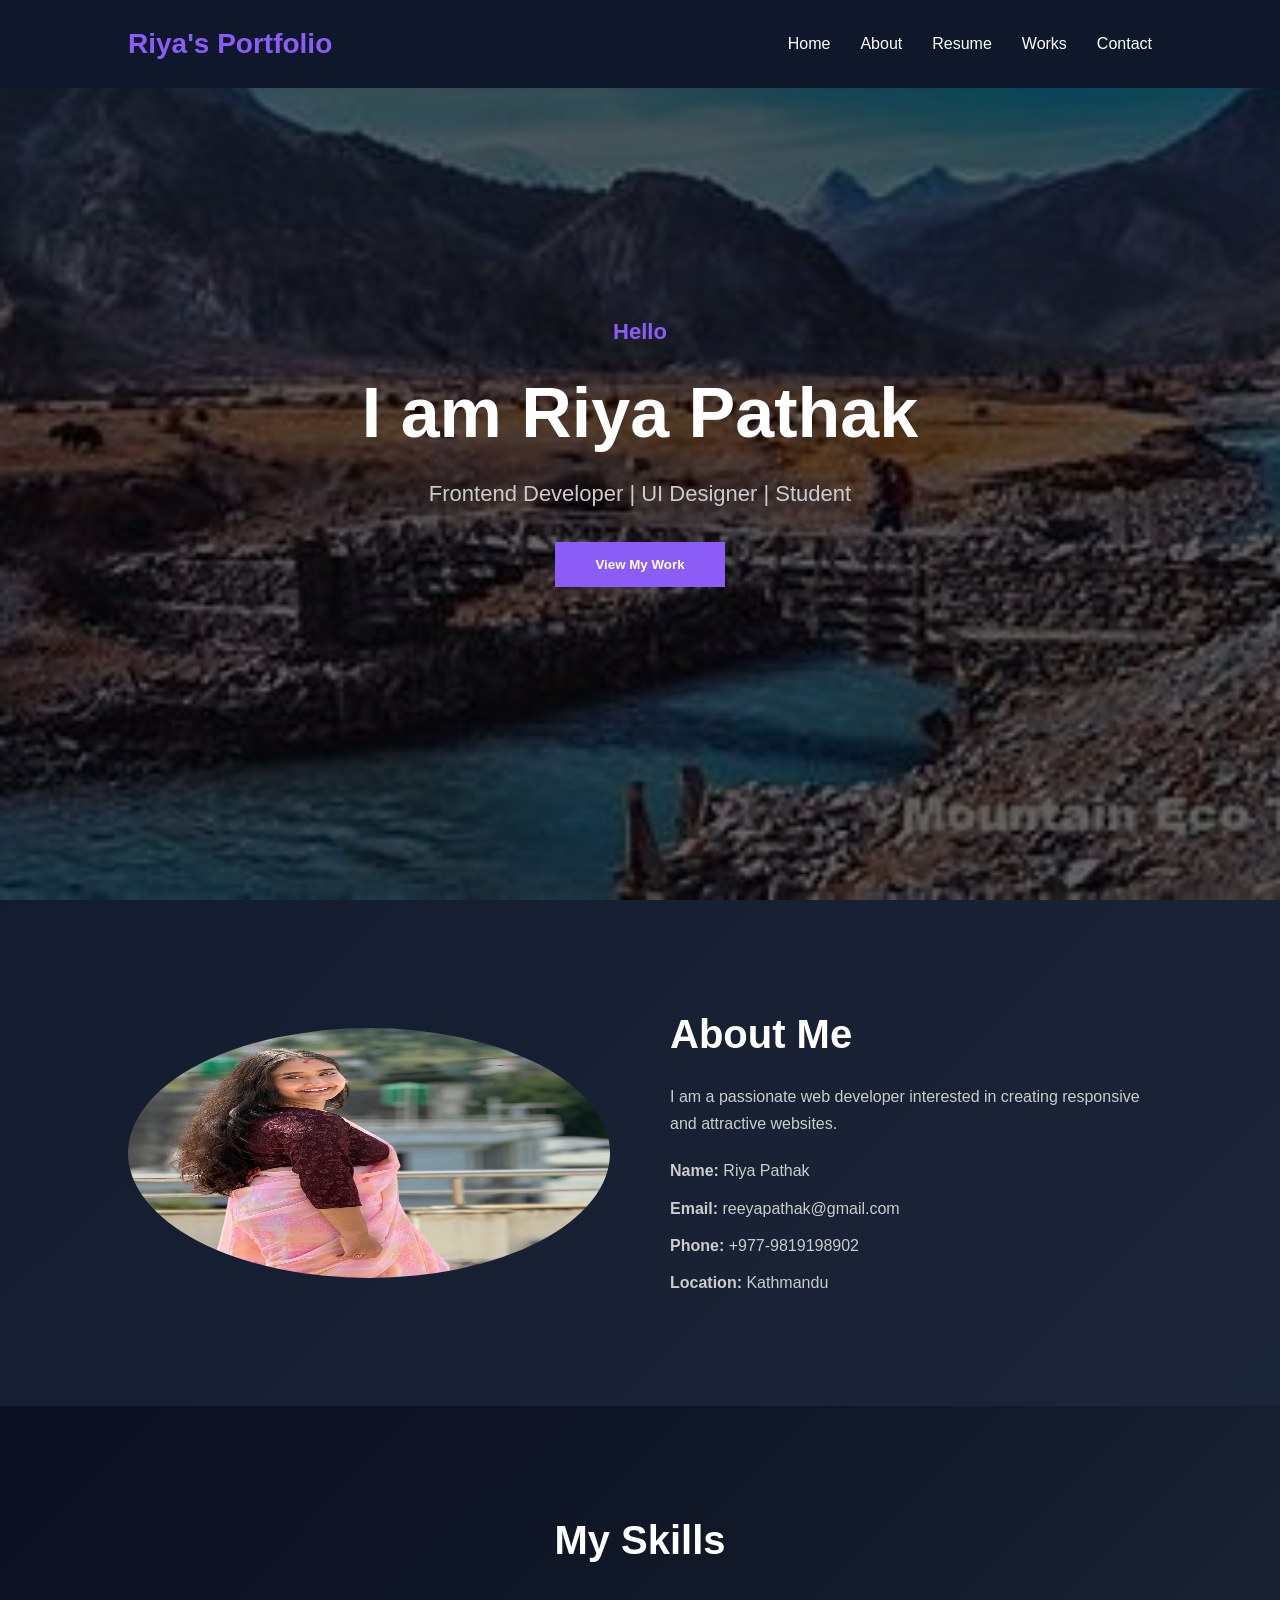
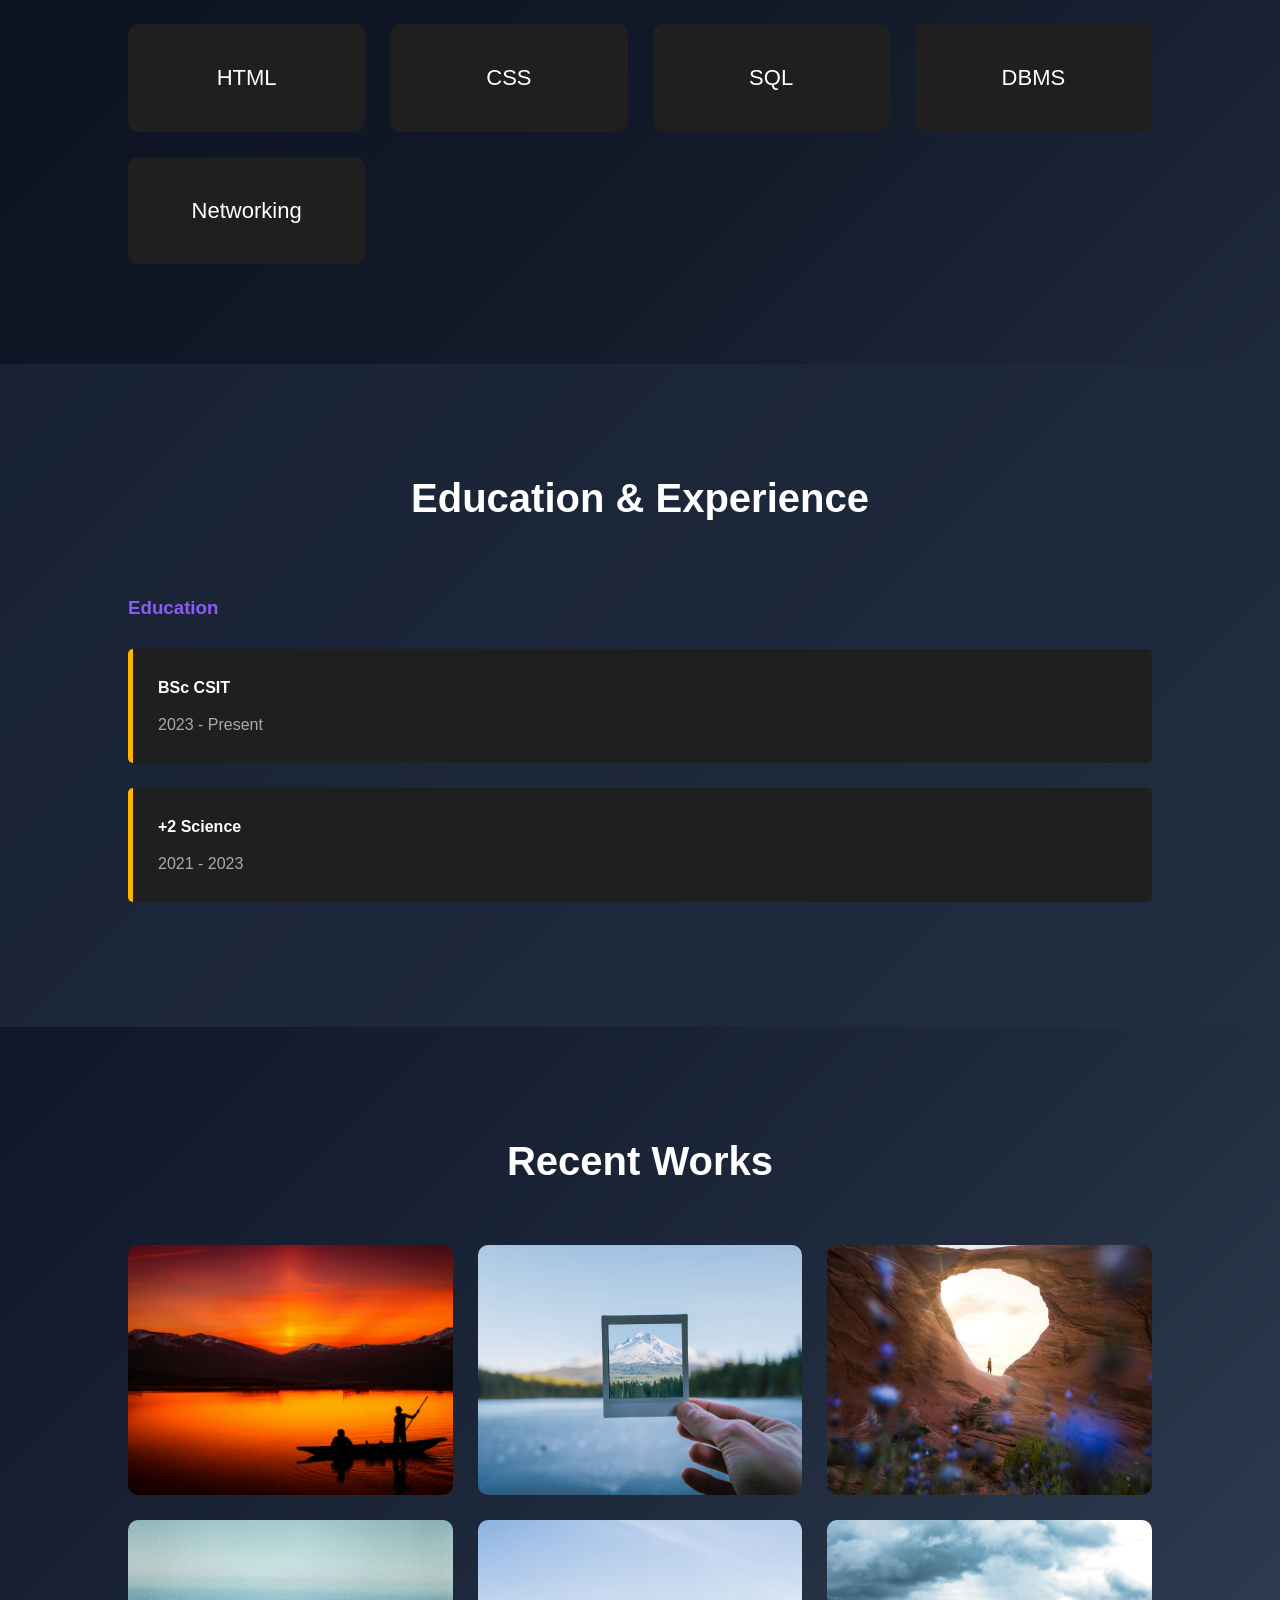
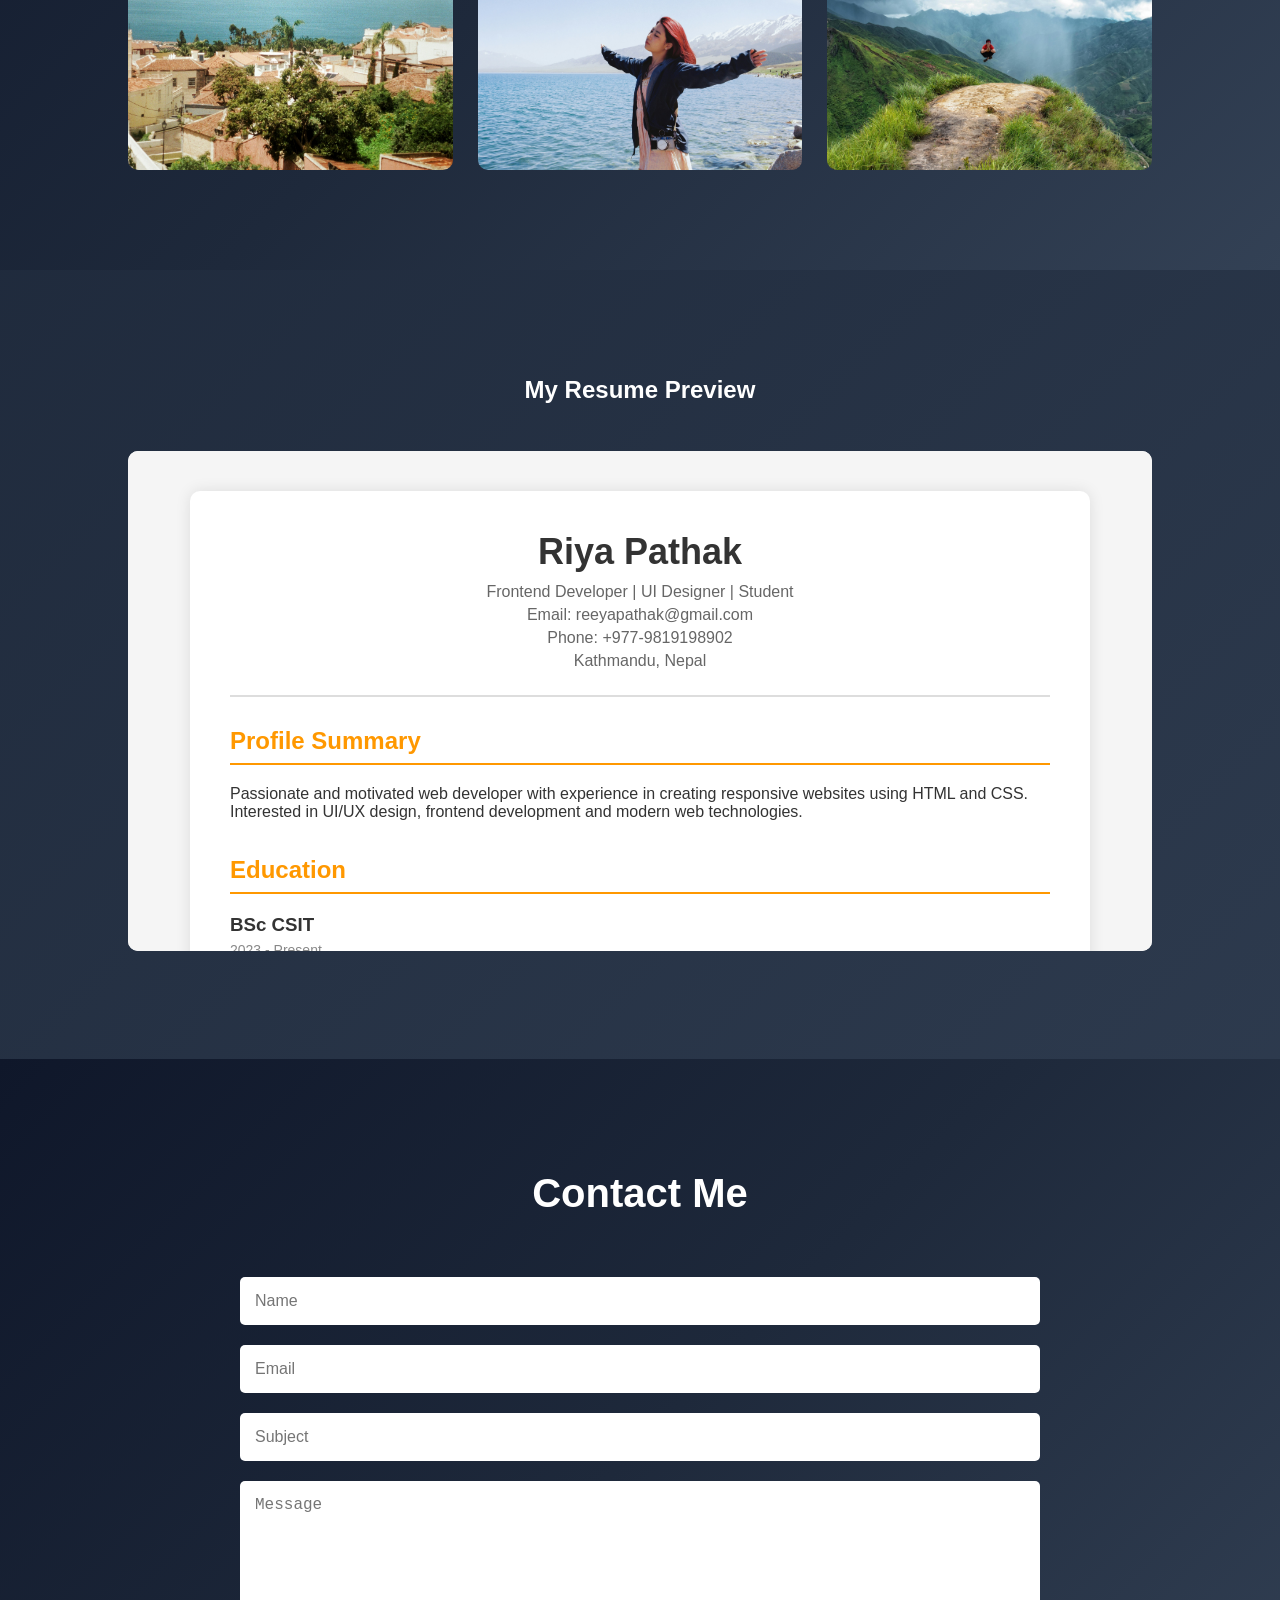
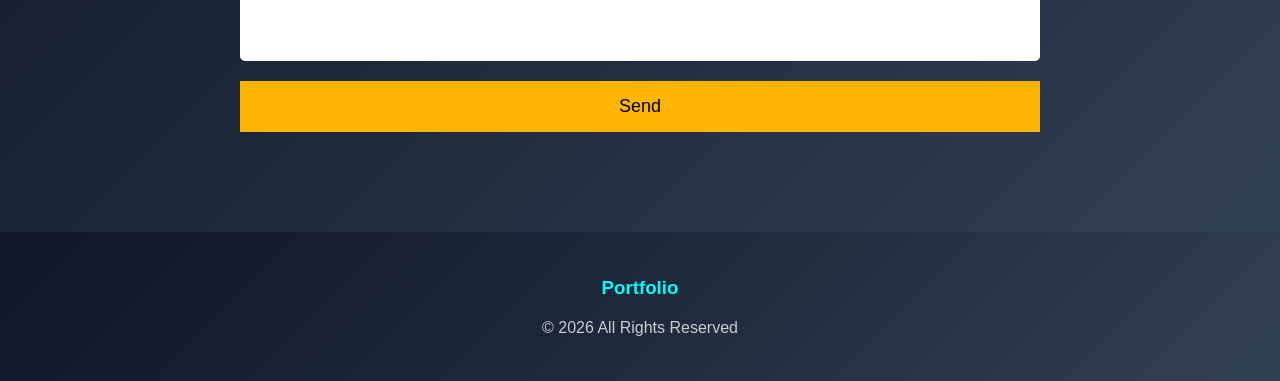
<file: index.html>
<!DOCTYPE html>
<html lang="en">

<head>
    <meta charset="UTF-8">
    <meta name="viewport" content="width=device-width, initial-scale=1.0">
    <title>Personal Portfolio</title>

    <link rel="stylesheet" href="mystyle.css">
</head>

<body>
    <header>
        <nav>
            <div class="logo">
                Riya's Portfolio
            </div>
            <ul>
                <li><a href="#hero">Home</a></li>
                <li><a href="#about">About</a></li>
                <li><a href="#resume">Resume</a></li>
                <li><a href="#portfolio">Works</a></li>
                <li><a href="#contact">Contact</a></li>
            </ul>
        </nav>
    </header>


    <section id="hero">
        <div class="overlay">
            <h4>Hello</h4>
            <h1>
                I am Riya Pathak
            </h1>
            <p>
                Frontend Developer | UI Designer | Student
            </p>
            <button>View My Work</button>
        </div>
    </section>


    <section id="about">
        <div class="about-left">
          <img src="images/riya.jpg">
        </div>

        <div class="about-right">
            <h2>About Me</h2>
            <p>
                I am a passionate web developer interested
                in creating responsive and attractive websites.
            </p>

            <div class="info">
                <p><strong>Name:</strong> Riya Pathak</p>
                <p><strong>Email:</strong> reeyapathak@gmail.com</p>
                <p><strong>Phone:</strong> +977-9819198902</p>
                <p><strong>Location:</strong> Kathmandu</p>
            </div>
        </div>
    </section>


    <section id="skills">
        <h2>My Skills</h2>
        <div class="skill-container">

            <div class="skill-card">
                HTML
            </div>

            <div class="skill-card">
                CSS
            </div>

            <div class="skill-card">
                SQL
            </div>

            <div class="skill-card">
                DBMS
            </div>

            <div class="skill-card">
                Networking
            </div>

        </div>
    </section>


    <section id="resume">
        <h2>Education & Experience</h2>
        <div class="resume-container">
            <div class="education">
                <h3>Education</h3>
                <div class="box">
                    <h4>BSc CSIT</h4>
                    <p>2023 - Present</p>
                </div>

                <div class="box">
                    <h4>+2 Science</h4>
                    <p>2021 - 2023</p>
                </div>
            </div>

        </div>
    </section>


    <section id="portfolio">
        <h2>Recent Works</h2>
        <div class="gallery">
            <div class="project">
                <img src="images/p1.jpg">
            </div>

            <div class="project">
                <img src="images/p2.jpg">
            </div>

            <div class="project">
                <img src="images/p3.jpg">
            </div>

            <div class="project">
                <img src="images/p4.jpg">
            </div>

            <div class="project">
                <img src="images/p5.jpg">
            </div>

            <div class="project">
                <img src="images/p6.jpg">
            </div>

        </div>

    </section>


    <section id="frame">
        <h2>My Resume Preview</h2>
        <iframe src="resume.html"></iframe>
    </section>


    <section id="contact">
        <h2>Contact Me</h2>

        <form>
            <input type="text" placeholder="Name">
            <input type="email" placeholder="Email">
            <input type="text" placeholder="Subject">
            <textarea placeholder="Message"></textarea>
            <button>Send</button>
        </form>
    </section>


    <footer>
        <h3>Portfolio</h3>
        <p>© 2026 All Rights Reserved</p>
    </footer>

</body>
</html>
</file>
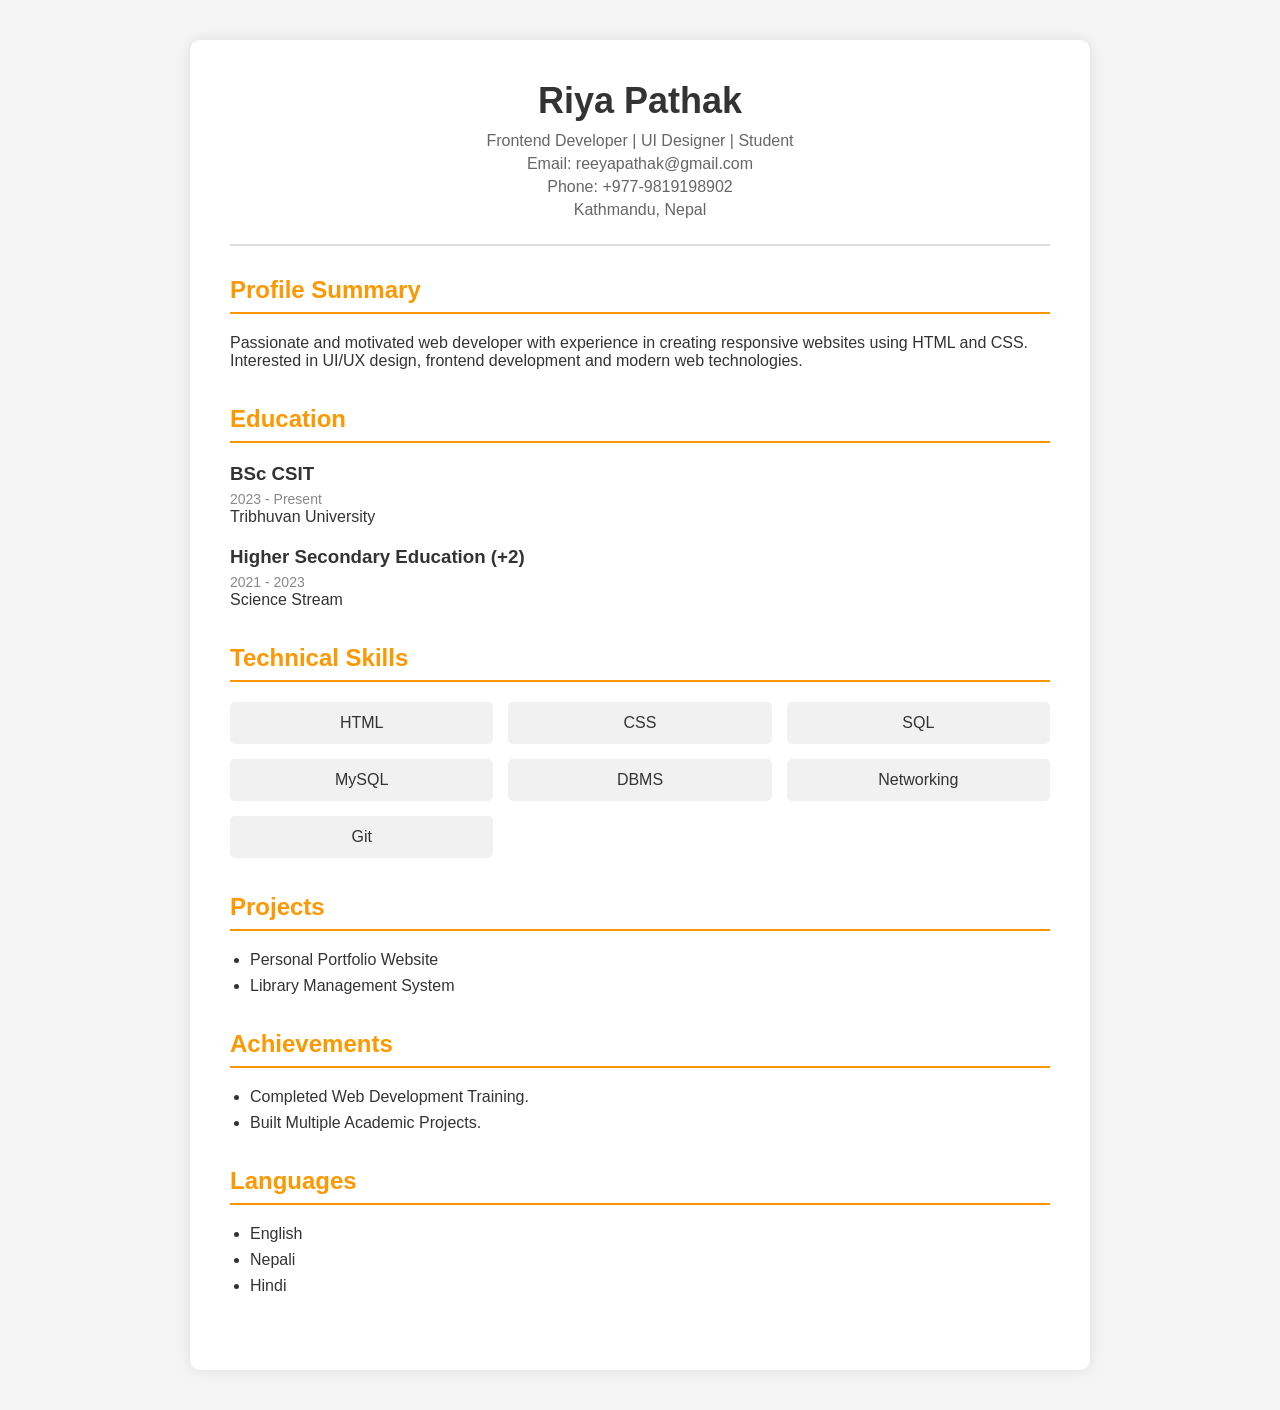
<file: resume.html>
<!DOCTYPE html>
<html lang="en">
<head>
<meta charset="UTF-8">
<meta name="viewport" content="width=device-width, initial-scale=1.0">
<title>Resume</title>
<style>

*{
    margin:0;
    padding:0;
    box-sizing:border-box;
}

body{
    font-family:Arial, sans-serif;
    background:#f5f5f5;
    color:#333;
    padding:40px;
}

.resume-container{
    max-width:900px;
    margin:auto;
    background:white;
    padding:40px;
    border-radius:10px;
    box-shadow:0 0 15px rgba(0,0,0,0.1);
}

.header{
    text-align:center;
    border-bottom:2px solid #ddd;
    padding-bottom:20px;
    margin-bottom:30px;
}

.header h1{
    font-size:36px;
    margin-bottom:10px;
}

.header p{
    color:#666;
    margin-bottom:5px;
}

.section{
    margin-bottom:35px;
}

.section h2{
    color:#ff9800;
    border-bottom:2px solid #ff9800;
    padding-bottom:8px;
    margin-bottom:20px;
}

.item{
    margin-bottom:20px;
}

.item h3{
    margin-bottom:5px;
}

.item span{
    color:#888;
    font-size:14px;
}

.skills{
    display:grid;
    grid-template-columns:repeat(3,1fr);
    gap:15px;
}

.skill{
    background:#f1f1f1;
    padding:12px;
    text-align:center;
    border-radius:5px;
}

ul{
    margin-left:20px;
}

li{
    margin-bottom:8px;
}

@media(max-width:768px){
    body{
        padding:15px;
    }

    .resume-container{
        padding:20px;
    }

    .skills{
        grid-template-columns:repeat(2,1fr);
    }
}

@media(max-width:500px){
    .skills{
        grid-template-columns:1fr;
    }
}

</style>
</head>

<body>

<div class="resume-container">
    <div class="header">
        <h1>Riya Pathak</h1>
        <p>Frontend Developer | UI Designer | Student</p>
        <p>Email: reeyapathak@gmail.com</p>
        <p>Phone: +977-9819198902</p>
        <p>Kathmandu, Nepal</p>

    </div>

    <div class="section">
        <h2>Profile Summary</h2>
        <p>
            Passionate and motivated web developer with
            experience in creating responsive websites
            using HTML and CSS. Interested
            in UI/UX design, frontend development and
            modern web technologies.
        </p>
    </div>

    <div class="section">
        <h2>Education</h2>
        <div class="item">
            <h3>BSc CSIT</h3>
            <span>2023 - Present</span>
            <p>
                Tribhuvan University
            </p>
        </div>

        <div class="item">
            <h3>Higher Secondary Education (+2)</h3>
            <span>2021 - 2023</span>
            <p>
                Science Stream
            </p>
        </div>
    </div>

    <div class="section">
        <h2>Technical Skills</h2>
        <div class="skills">
            <div class="skill">HTML</div>
            <div class="skill">CSS</div>
            <div class="skill">SQL</div>
            <div class="skill">MySQL</div>
            <div class="skill">DBMS</div>
            <div class="skill">Networking</div>
            <div class="skill">Git</div>
        </div>
    </div>

    <div class="section">
        <h2>Projects</h2>
        <ul>
            <li>Personal Portfolio Website</li>
            <li>Library Management System</li>
        </ul>

    </div>

    <div class="section">
        <h2>Achievements</h2>
        <ul>
            <li>Completed Web Development Training.</li>
            <li>Built Multiple Academic Projects.</li>
        </ul>

    </div>

    <div class="section">
        <h2>Languages</h2>
        <ul>
            <li>English</li>
            <li>Nepali</li>
            <li>Hindi</li>
        </ul>
    </div>
</div>
</body>
</html>
</file>
<file: mystyle.css>
*{
    margin:0;
    padding:0;
    box-sizing:border-box;
    scroll-behavior:smooth;
}

body{
    font-family: 'Segoe UI', sans-serif;
    background:linear-gradient(135deg,#0f172a,#1e293b,#334155);
    color:#fff;
    line-height:1.7;
}

img{
    width:100%;
    height:auto;
    max-height:250px;
    display:block;
}

a{
    text-decoration:none;
    color:white;
}

ul{
    list-style:none;
}

section{
    padding:100px 10%;
}

h1,h2,h3,h4{
    margin-bottom:15px;
}

p{
    color:#cccccc;
}



header{
    position:fixed;
    top:0;
    left:0;
    width:100%;
    z-index:1000;
    background: #0f172a;
}

nav{
    display:flex;
    justify-content:space-between;
    align-items:center;
    padding:20px 10%;
}

.logo{
    font-size:28px;
    font-weight:bold;
    color: #8b5cf6;
}

nav ul{
    display:flex;
    gap:30px;
}

nav ul li a{
    transition:.3s;
}

nav ul li a:hover{
    color:#8b5cf6;
}



#hero{
    height:100vh;
    background:url("images/profile.jpg");
    background-size:cover;
    background-position:center;
    background-repeat:no-repeat;

    display:flex;
    justify-content:center;
    align-items:center;
    text-align:center;

    position:relative;
}

#hero::before{
    content:"";
    position:absolute;
    inset:0;
    background:rgba(0,0,0,.6);
}

.overlay{
    position:relative;
    z-index:2;
    max-width:800px;
}

.overlay h4{
    color:#8b5cf6;
    font-size:22px;
}

.overlay h1{
    font-size:70px;
    line-height:1.2;
    margin:20px 0;
}

.overlay p{
    font-size:22px;
}

.overlay button{
    margin-top:30px;
    padding:15px 40px;
    border:none;
    background:#8b5cf6;
    color:white;
    font-weight:bold;
    cursor:pointer;
    transition:.4s;
}

.overlay button:hover{
    background:white;
}


#about{
    display:flex;
    align-items:center;
    gap:60px;
}

.about-left{
    flex:1;
    align-items:center;
}

.about-left img{
    border-radius:50%;
    overflow:hidden; 
}

.about-right{
    flex:1;
}

.about-right h2{
    font-size:40px;
    color:white;
}

.info{
    margin-top:20px;
}

.info p{
    margin-bottom:10px;
}


#skills{
     background:linear-gradient(135deg,#0b1120,#111827,#1e293b);
}

#skills h2{
    text-align:center;
    margin-bottom:50px;
    font-size:40px;
}

.skill-container{
    display:grid;
    grid-template-columns:repeat(auto-fit,minmax(220px,1fr));
    gap:25px;
}

.skill-card{
    background:#1f1f1f;
    padding:35px;
    text-align:center;
    border-radius:10px;
    font-size:22px;
    transition:.4s;
}

.skill-card:hover{
    transform:translateY(-10px);
    background:#8b5cf6;
    color:white;
}


#resume h2{
    text-align:center;
    margin-bottom:60px;
    font-size:40px;
}

.resume-container{
    display:flex;
    gap:40px;
}

.education,
.experience{
    flex:1;
}

.education h3,
.experience h3{
    color:#8b5cf6;
    margin-bottom:25px;
}

.box{
    background:#1f1f1f;
    padding:25px;
    margin-bottom:25px;
    border-left:5px solid #ffb400;
    border-radius:5px;
    transition:.4s;
}

.box:hover{
    transform:translateX(10px);
}

.box h4{
    margin-bottom:10px;
}

.box p{
    color:#aaa;
}



#portfolio{
    background:linear-gradient(135deg,#0f172a,#1e293b,#334155);
}

#portfolio h2{
    text-align:center;
    margin-bottom:50px;
    font-size:40px;
}

.gallery{
    display:grid;
    grid-template-columns:repeat(3,1fr);
    gap:25px;
}

.project{
    overflow:hidden;
    border-radius:10px;
}

.project img{
    width:100%;
    height:250px;     
    object-fit:cover;
    display:block;
    transition:.5s;
}

.project:hover img{
    transform:scale(1.1);
}



#frame h2{
    text-align:center;
    margin-bottom:40px;
}

iframe{
    width:100%;
    height:500px;
    border:none;
    border-radius:10px;
    background:white;
}



#contact{
    background:linear-gradient(135deg,#0f172a,#1e293b,#334155);
}

#contact h2{
    text-align:center;
    margin-bottom:50px;
    font-size:40px;
}

form{
    max-width:800px;
    margin:auto;

    display:flex;
    flex-direction:column;
    gap:20px;
}

input,
textarea{
    padding:15px;
    border:none;
    border-radius:5px;
    outline:none;
    font-size:16px;
}

textarea{
    min-height:180px;
    resize:none;
}

form button{
    padding:15px;
    background:#ffb400;
    border:none;
    font-size:18px;
    cursor:pointer;
    transition:.4s;
}

form button:hover{
    background:white;
}



footer{
    text-align:center;
    padding:40px;
    background: linear-gradient(135deg,#0f172a,#1e293b,#334155);
}

footer h3{
    color:aqua;
    margin-bottom:10px;
}


@keyframes fadeUp{
    from{
        opacity:0;
        transform:translateY(40px);
    }

    to{
        opacity:1;
        transform:translateY(0);
    }
}

#about,
#skills,
#resume,
#portfolio,
#contact{
    animation:fadeUp 2s ease;
}

@media(max-width:768px){

    nav{
        flex-direction:column;
        gap:20px;
    }

    nav ul{
        flex-wrap:wrap;
        justify-content:center;
    }

    .overlay h1{
        font-size:42px;
    }

    .overlay p{
        font-size:18px;
    }

    .gallery{
        grid-template-columns:1fr;
    }

    section{
        padding:80px 6%;
    }
}

@media(max-width:480px){

    .overlay h1{
        font-size:32px;
    }

    .overlay h4{
        font-size:18px;
    }

    .logo{
        font-size:22px;
    }

    #skills h2,
    #resume h2,
    #portfolio h2,
    #contact h2,
    .about-right h2{
        font-size:30px;
    }

    .skill-card{
        padding:25px;
        font-size:18px;
    }
}
</file>
